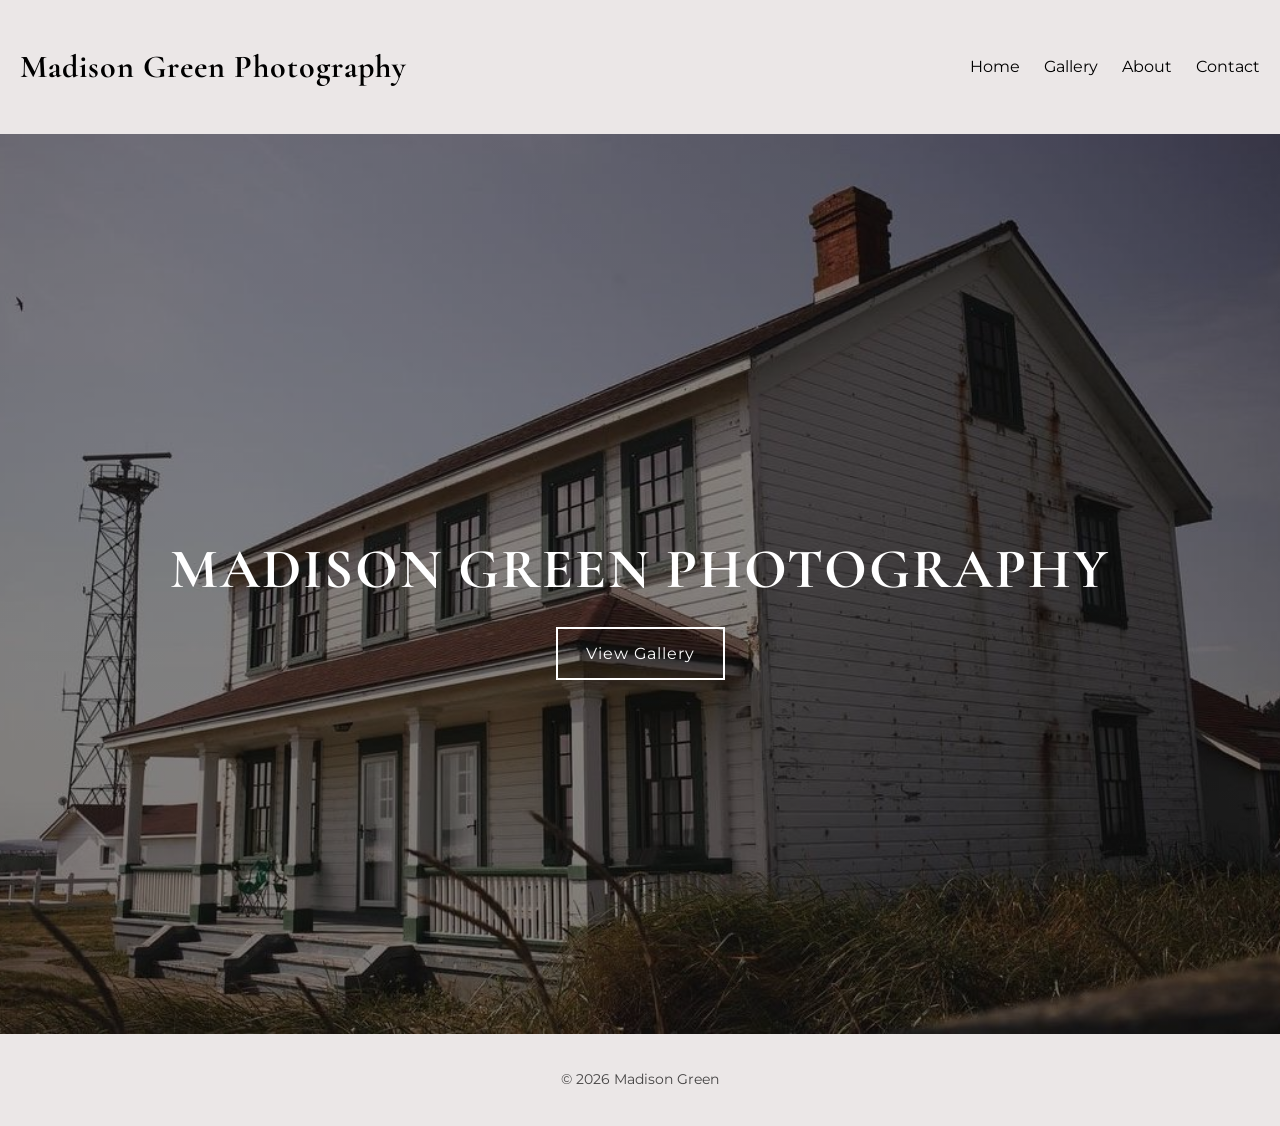
<file: index.html>
<!DOCTYPE html>
<html lang="en">

<head>
  <meta charset="UTF-8">
  <meta name="viewport" content="width=device-width, initial-scale=1.0">
  <title>Madison Green Photography</title>
  <!-- Google Fonts: Cormorant Garamond and Montserrat -->
  <link href="https://fonts.googleapis.com/css2?family=Cormorant+Garamond:wght@500;600;700&family=Montserrat:wght@400;500;600&display=swap" rel="stylesheet">
  <link rel="stylesheet" href="css/style.css">
</head>

<body>

  <header>
    <h1>Madison Green Photography</h1>
    <div class="menu-toggle">☰</div>
    <nav>
      <a href="index.html">Home</a>
      <a href="gallery.html">Gallery</a>
      <a href="about.html">About</a>
      <a href="contact.html">Contact</a>
    </nav>
  </header>

 <header class="hero">
  <div class="hero-overlay">
    <h1>Madison Green Photography</h1>
    <a href="gallery.html" class="hero-btn">View Gallery</a>
  </div>
</header>

  <footer>
    <p>© 2026 Madison Green</p>
  </footer>

  <script src="js/script.js"></script>
</body>

</html>
</file>
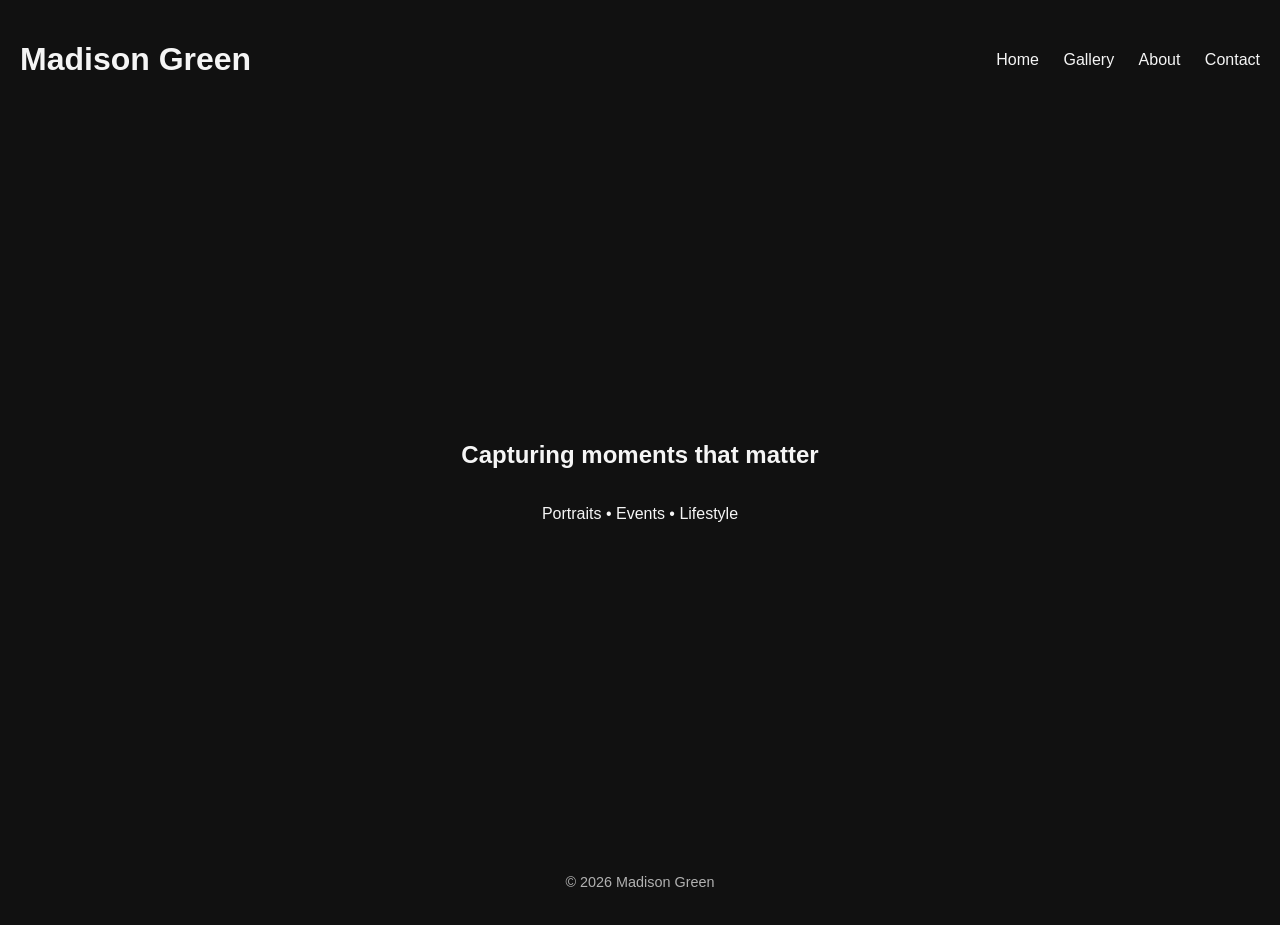
<file: madison-website/index.html>
<!DOCTYPE html>
<html lang="en">
<head>
  <meta charset="UTF-8">
  <meta name="viewport" content="width=device-width, initial-scale=1.0">
  <title>Madison Green Photography</title>
  <link rel="stylesheet" href="css/style.css">
</head>
<body>

  <header>
    <h1>Madison Green</h1>
    <nav>
      <a href="index.html">Home</a>
      <a href="gallery.html">Gallery</a>
      <a href="about.html">About</a>
      <a href="contact.html">Contact</a>
    </nav>
  </header>

  <section class="hero">
    <h2>Capturing moments that matter</h2>
    <p>Portraits • Events • Lifestyle</p>
  </section>

  <footer>
    <p>© 2026 Madison Green</p>
  </footer>

</body>
</html>
</file>
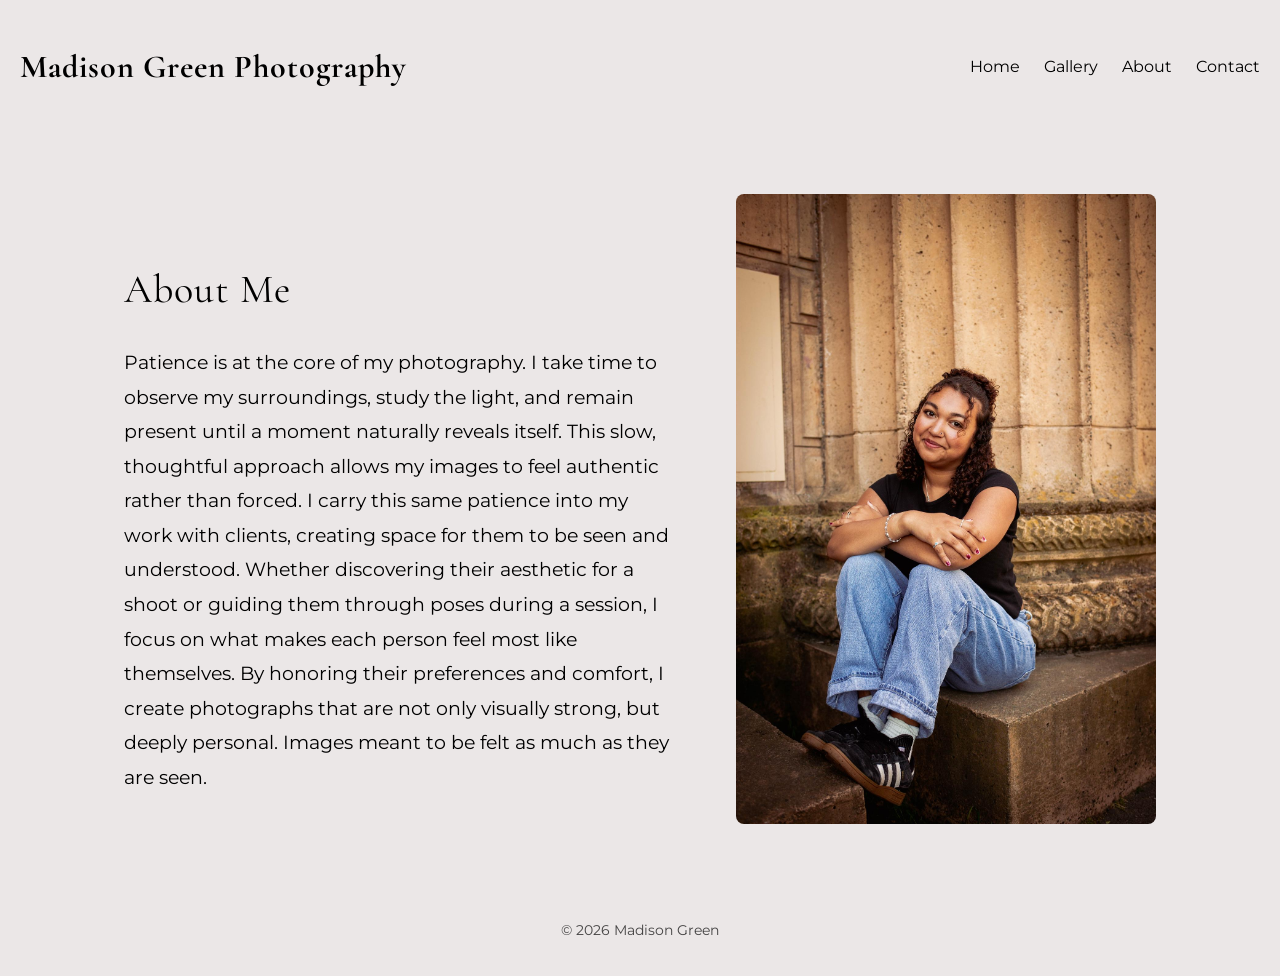
<file: about.html>
<!DOCTYPE html>
<html lang="en">

<head>
    <meta charset="UTF-8">
    <meta name="viewport" content="width=device-width, initial-scale=1.0">
    <title>About | Madison Green Photography</title>
    <!-- Google Fonts: Cormorant Garamond and Montserrat -->
    <link href="https://fonts.googleapis.com/css2?family=Cormorant+Garamond:wght@500;600;700&family=Montserrat:wght@400;500;600&display=swap" rel="stylesheet">
    <link rel="stylesheet" href="css/style.css">
</head>


<body>

    <header>
        <h1>Madison Green Photography</h1>
        <div class="menu-toggle">☰</div>
        <nav>
            <a href="index.html">Home</a>
            <a href="gallery.html">Gallery</a>
            <a href="about.html">About</a>
            <a href="contact.html">Contact</a>
        </nav>
    </header>

    <section class="about">
        <div class="about-text">
            <h2>About Me</h2>
            <p>Patience is at the core of my photography. I take time to observe my surroundings, study the light, and remain present until a moment naturally reveals itself. This slow, thoughtful approach allows my images to feel authentic rather than forced. I carry this same patience into my work with clients, creating space for them to be seen and understood. Whether discovering their aesthetic for a shoot or guiding them through poses during a session, I focus on what makes each person feel most like themselves. By honoring their preferences and comfort, I create photographs that are not only visually strong, but deeply personal. Images meant to be felt as much as they are seen.</p>
        </div>
        <div class = "about-image"> 
            <img src="images/about/Maddi.jpeg">
        </div>
    </section>

    <footer>
        <p>© 2026 Madison Green</p>
    </footer>

    <script src="js/script.js"></script>
</body>

</html>
</file>
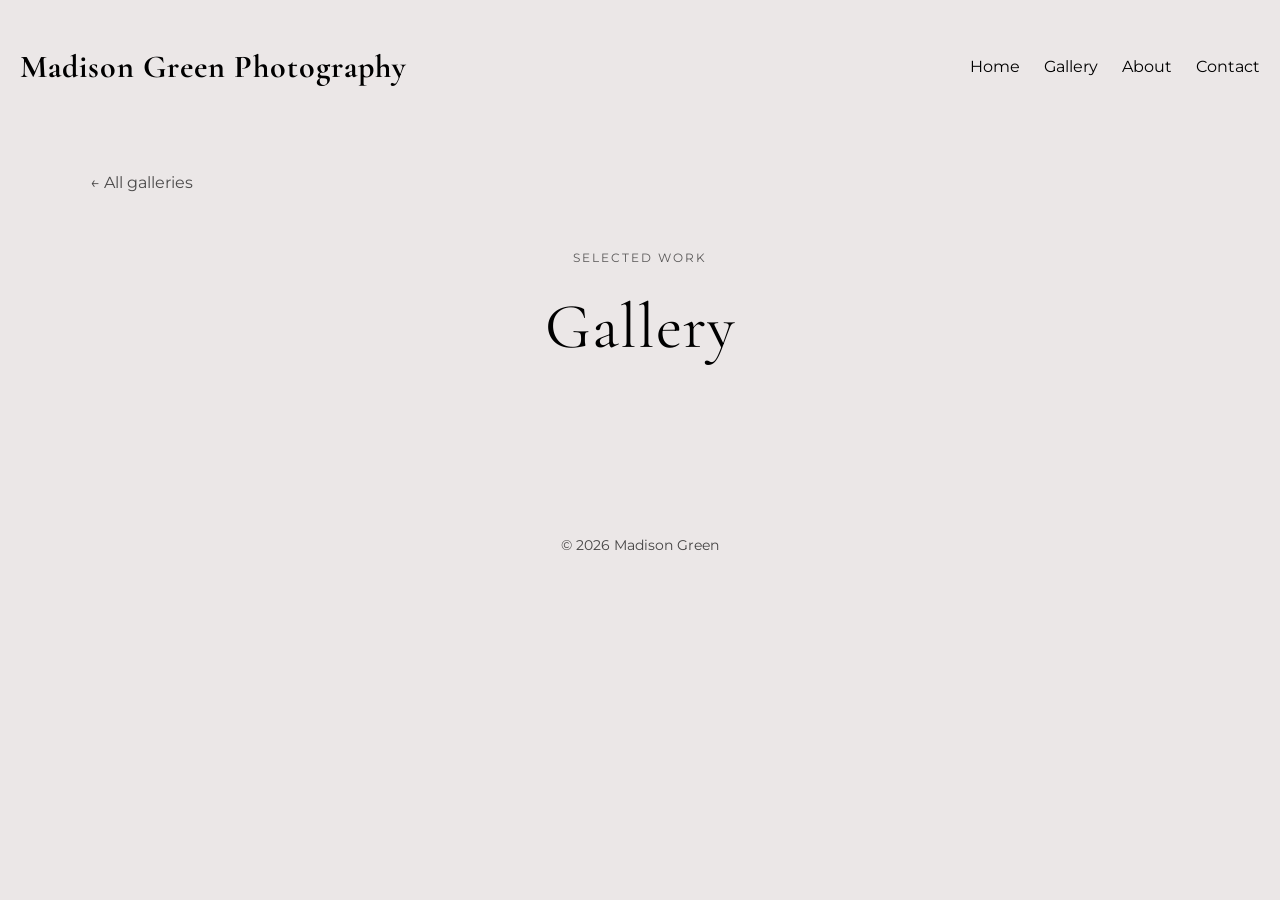
<file: category.html>
<!DOCTYPE html>
<html lang="en">

<head>
  <meta charset="UTF-8">
  <meta name="viewport" content="width=device-width, initial-scale=1.0">
  <title>Gallery | Madison Green Photography</title>
  <link href="https://fonts.googleapis.com/css2?family=Cormorant+Garamond:wght@500;600;700&family=Montserrat:wght@400;500;600&display=swap" rel="stylesheet">
  <link rel="stylesheet" href="css/style.css">
</head>

<body>
  <header>
    <h1>Madison Green Photography</h1>
    <div class="menu-toggle">☰</div>
    <nav>
      <a href="index.html">Home</a>
      <a href="gallery.html">Gallery</a>
      <a href="about.html">About</a>
      <a href="contact.html">Contact</a>
    </nav>
  </header>

  <main class="category-page">
    <a class="back-link" href="gallery.html">← All galleries</a>
    <section class="page-intro category-intro">
      <p class="eyebrow">Selected work</p>
      <h2 id="category-title">Gallery</h2>
      <p id="category-description"></p>
    </section>
    <section class="gallery category-gallery" id="category-gallery" aria-label="Photo gallery"></section>
  </main>

  <footer>
    <p>© 2026 Madison Green</p>
  </footer>

  <div id="lightbox" aria-label="Expanded photo" role="dialog">
    <img id="lightbox-img" alt="">
  </div>

  <script src="js/script.js"></script>
</body>

</html>
</file>
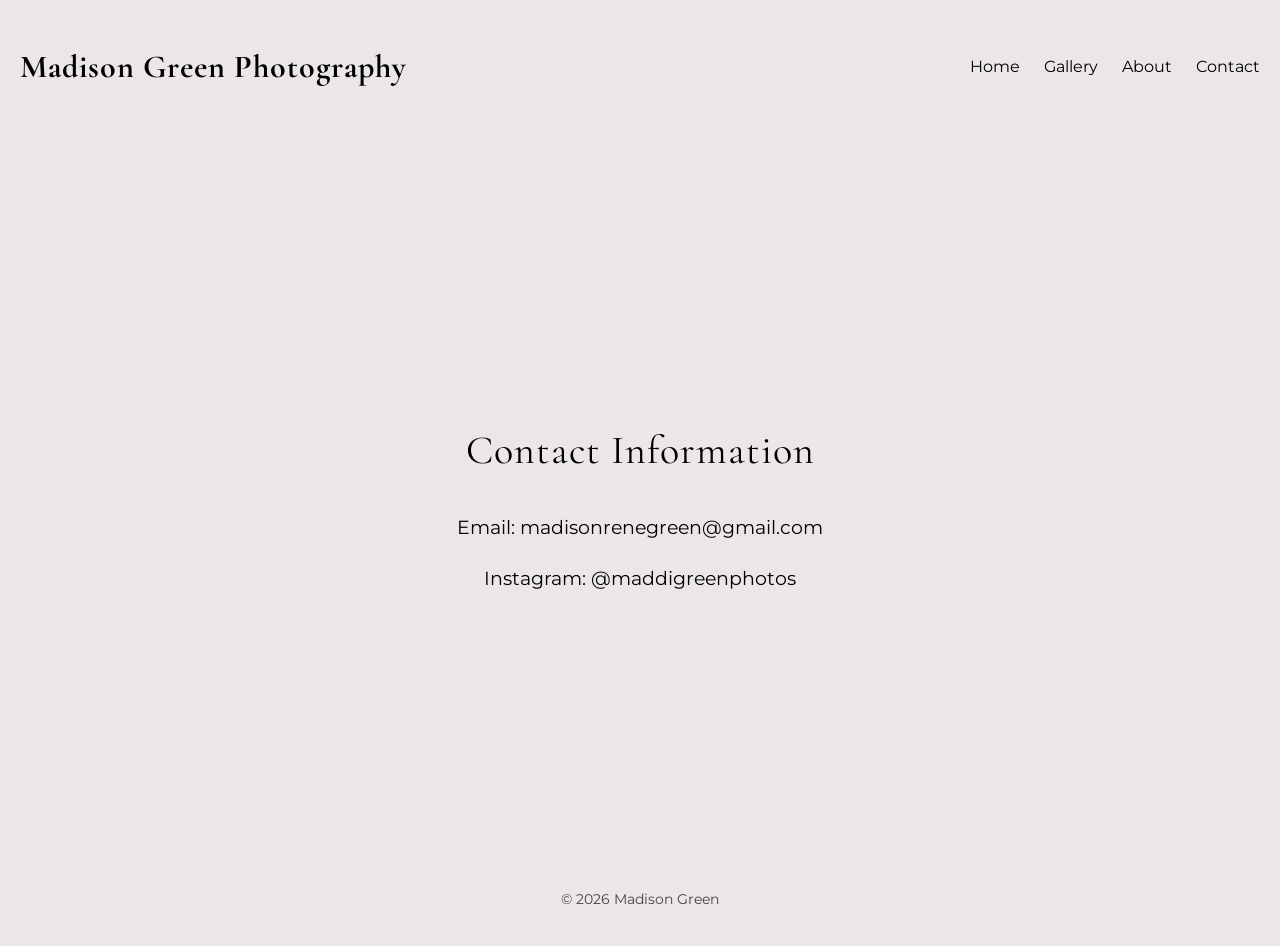
<file: contact.html>
<!DOCTYPE html>
<html lang="en">

<head>
    <meta charset="UTF-8">
    <meta name="viewport" content="width=device-width, initial-scale=1.0">
    <title>Contact | Madison Green Photography</title>
    <!-- Google Fonts: Cormorant Garamond and Montserrat -->
    <link href="https://fonts.googleapis.com/css2?family=Cormorant+Garamond:wght@500;600;700&family=Montserrat:wght@400;500;600&display=swap" rel="stylesheet">
    <link rel="stylesheet" href="css/style.css">
</head>


<body>

    <header>
        <h1>Madison Green Photography</h1>
        <div class="menu-toggle">☰</div>
        <nav>
            <a href="index.html">Home</a>
            <a href="gallery.html">Gallery</a>
            <a href="about.html">About</a>
            <a href="contact.html">Contact</a>
        </nav>
    </header>

    <section class="contact">
        <h2>Contact Information</h2>
        <p>Email: <a href="mailto:madisonrenegreen@gmail.com">madisonrenegreen@gmail.com</a></p>
        <p>Instagram: <a href="https://instagram.com/maddigreenphotos" target="_blank">@maddigreenphotos</a></p>
    </section>

    <footer>
        <p>© 2026 Madison Green</p>
    </footer>

    <script src="js/script.js"></script>
</body>

</html>
</file>
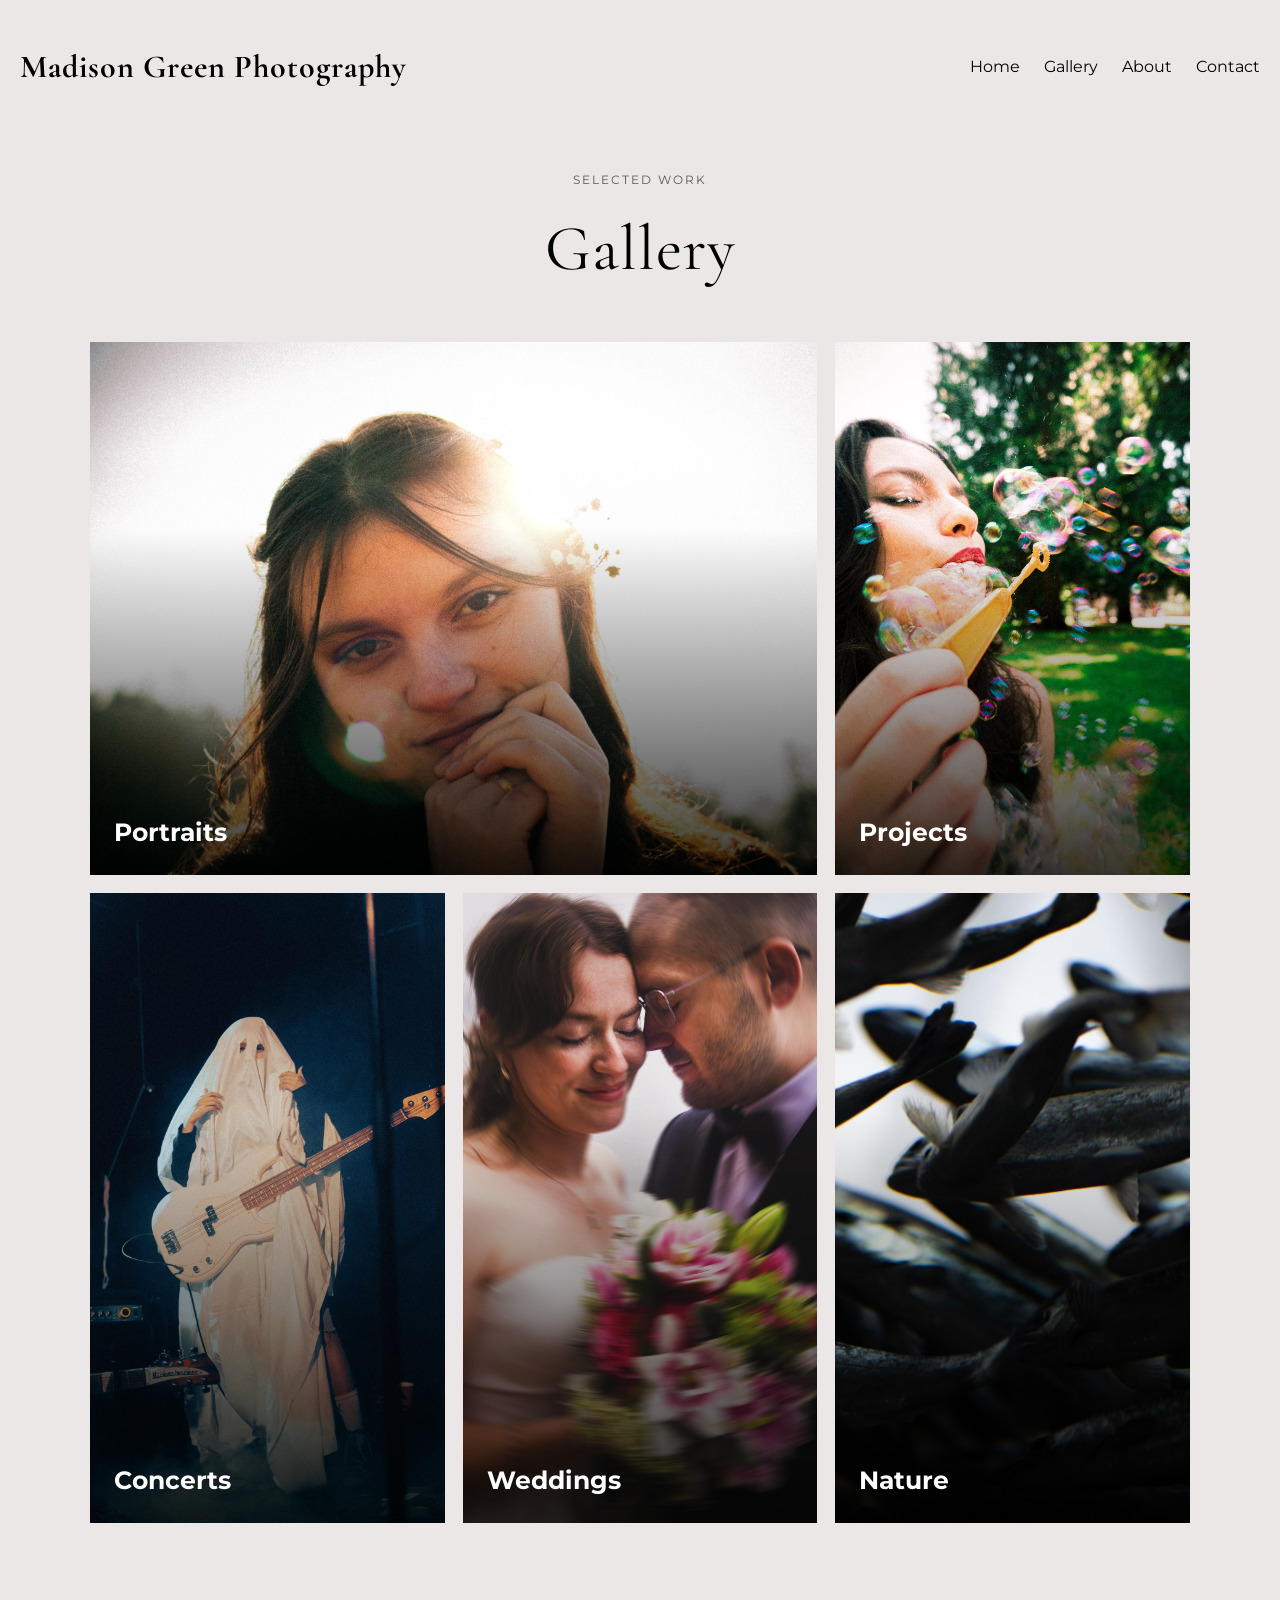
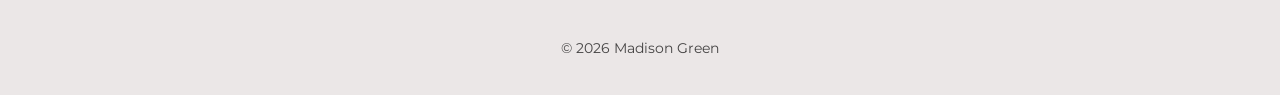
<file: gallery.html>
<!DOCTYPE html>
<html lang="en">

<head>
  <meta charset="UTF-8">
  <meta name="viewport" content="width=device-width, initial-scale=1.0">
  <title>Madison Green Photography</title>
  <!-- Google Fonts: Cormorant Garamond and Montserrat -->
  <link href="https://fonts.googleapis.com/css2?family=Cormorant+Garamond:wght@500;600;700&family=Montserrat:wght@400;500;600&display=swap" rel="stylesheet">
  <link rel="stylesheet" href="css/style.css">
</head>

<body>

  <header>
    <h1>Madison Green Photography</h1>
    <div class="menu-toggle">☰</div>
    <nav>
      <a href="index.html">Home</a>
      <a href="gallery.html">Gallery</a>
      <a href="about.html">About</a>
      <a href="contact.html">Contact</a>
    </nav>
  </header>

  <main class="gallery-page">
    <section class="page-intro">
      <p class="eyebrow">Selected work</p>
      <h2>Gallery</h2>
      <!-- <p>Browse stories by the kind of moments you want to remember.</p> -->
    </section>

    <section class="category-grid" aria-label="Photo categories">
      <a class="category-card category-card--wide" href="category.html?type=portraits">
        <img src="images/portraits/anna.jpg">
        <span class="category-card__label"><strong>Portraits</strong> <!--<small>People, naturally</small></span> -->
      </a>
      <a class="category-card" href="category.html?type=projects">
        <img src="images/projects/sFinal2.jpg">
        <span class="category-card__label"><strong>Projects</strong> <!--<small>Your next chapter</small></span> -->
      </a>
      <a class="category-card" href="category.html?type=concerts">
        <img src="images/concerts/ghost.JPG">
        <span class="category-card__label"><strong>Concerts</strong> <!-- <small>In the moment</small></span> -->
      </a>
      <a class="category-card" href="category.html?type=weddings">
        <img src="images/weddings/wedding3.jpeg">
        <span class="category-card__label"><strong>Weddings</strong> <!--<small>Capturing the magic of your special day</small></span> -->
      </a>
      <a class="category-card" href="category.html?type=nature">
        <img src="images/nature/fish.jpeg">
        <span class="category-card__label"><strong>Nature</strong> <!--<small>Put your best self forward</small></span> -->
      </a>
    </section>
  </main>

  <footer>
    <p>© 2026 Madison Green</p>
  </footer>

  <div id="lightbox">
    <img id="lightbox-img">
  </div>

  <script src="js/script.js"></script>

</body>

</html>
</file>
<file: css/style.css>
/* Base & Typography */

*,
*::before,
*::after {
  box-sizing: border-box;
}

html,
body {
  margin: 0;
  padding: 0;
  width: 100%;
  overflow-x: hidden; /* Prevents the offscreen mobile menu from creating a right-side bar */
  font-family: 'Montserrat', sans-serif;
  background-color: #ebe7e7;
  color: #000000;
  line-height: 1.6;
}

h1,
h2,
h3 {
  font-family: 'Cormorant Garamond', serif;
}

h1 {
  font-weight: 700;
  letter-spacing: 1px;
}

h2 {
  font-weight: 400;
  letter-spacing: 1px;
}



/* Header & Navigation */


header {
  padding: 20px;
  display: flex;
  justify-content: space-between;
  align-items: center;
}

.menu-toggle {
  display: none;
}

nav a {
  color: #000000;
  text-decoration: none;
  margin-left: 20px;
}

nav a:hover {
  text-decoration: underline;
}


/* Home Hero Section */

.hero {
  background-image: 
    linear-gradient(rgba(0, 0, 0, 0.45), rgba(0, 0, 0, 0.45)),
    url("../images/testing/House.jpeg");
  background-size: cover;
  background-position: center;
  background-repeat: no-repeat;
  min-height: 100vh;
  width: 100%;
  display: flex;
  align-items: center;
  justify-content: center;
  text-align: center;
}

.hero-overlay {
  color: #ffffff;
  padding: 20px;
}

.hero-overlay h1 {
  font-size: 3.5rem;
  letter-spacing: 2px;
  margin-bottom: 12px;
  text-transform: uppercase;
}

.hero-overlay p {
  font-size: 1.3rem;
  margin-bottom: 24px;
  opacity: 0.9;
}

.hero-btn {
  display: inline-block;
  padding: 12px 28px;
  color: #ffffff;
  border: 2px solid #ffffff;
  text-decoration: none;
  font-size: 1rem;
  letter-spacing: 1px;
  transition: background-color 0.3s ease, color 0.3s ease;
}

.hero-btn:hover {
  background-color: #ffffff;
  color: #111111;
}


/* Shared Page Layout & Intro Headers (Gallery & Category Pages) */

.gallery-page,
.category-page {
  max-width: 1180px;
  margin: 0 auto;
  padding: 36px 40px 80px;
}

.page-intro {
  max-width: 560px;
  margin: 0 auto 42px;
  text-align: center;
}

.eyebrow {
  margin: 0 0 8px;
  font-size: 0.78rem;
  letter-spacing: 2px;
  text-transform: uppercase;
  opacity: 0.62;
}

.page-intro h2 {
  margin: 0;
  font-size: clamp(2.2rem, 5vw, 4rem);
}

.page-intro > p:last-child {
  margin: 12px 0 0;
  font-size: 1.05rem;
  opacity: 0.76;
}


/* Gallery Overview Page (Category Cards Grid) */

.category-grid {
  display: grid;
  grid-template-columns: repeat(12, 1fr);
  gap: 18px;
}

.category-card {
  position: relative;
  grid-column: span 4;
  min-height: 330px;
  overflow: hidden;
  color: #fff;
  text-decoration: none;
  background: #333;
}

.category-card--wide {
  grid-column: span 8;
}

.category-card img {
  width: 100%;
  height: 100%;
  object-fit: cover;
  display: block;
  transition: transform 0.5s ease;
}

.category-card:hover img {
  transform: scale(1.05);
}

.category-card::after {
  content: "";
  position: absolute;
  inset: 35% 0 0;
  background: linear-gradient(transparent, rgba(0, 0, 0, 0.78));
}

.category-card__label {
  position: absolute;
  z-index: 1;
  left: 24px;
  bottom: 22px;
  display: flex;
  flex-direction: column;
}

.category-card__label strong {
  font-size: 1.55rem;
}

.category-card__label small {
  margin-top: 3px;
  opacity: 0.8;
}


/* Individual Category Gallery Pages (Photo Grid) */

.back-link {
  color: #000;
  text-decoration: none;
  opacity: 0.68;
}

.back-link:hover {
  opacity: 1;
}

.category-intro {
  margin-top: 52px;
}

.gallery {
  display: grid;
  grid-template-columns: repeat(3, 1fr);
  row-gap: 20px;
  column-gap: 10px; /* Reduced horizontal space between photos */
  max-width: 1200px;
  margin: 0 auto;
  padding: 20px;
}

.category-gallery {
  padding: 0;
}

.gallery-item {
  width: 100%;
  overflow: hidden;
  border-radius: 8px;
}

.gallery img,
.gallery-item img {
  width: 100%;
  height: 100%;
  aspect-ratio: 1 / 1;
  object-fit: cover;
  display: block;
  border-radius: 8px;
  cursor: pointer;
  transition: transform 0.3s ease, opacity 0.3s ease;
}

.gallery img:hover,
.gallery-item img:hover {
  transform: scale(1.05);
  opacity: 0.9;
}

/* Projects Category Page (Project Blocks & Artist Statements) */

.projects-container {
  display: flex;
  flex-direction: column;
  gap: 80px; /* Space between one project and the next */
}

.project-header {
  max-width: 720px;
  margin: 0 auto 32px;
  text-align: center;
}

.project-title {
  font-size: 2rem;
  font-weight: 600;
  margin: 0 0 12px;
  letter-spacing: 1px;
}

.project-statement {
  font-size: 1.05rem;
  line-height: 1.8;
  margin: 0;
  opacity: 0.82;
}


/* Lightbox Modal */

#lightbox {
  position: fixed;
  top: 0;
  left: 0;
  width: 100%;
  height: 100%;
  background: rgba(0, 0, 0, 0.8);
  display: none;
  justify-content: center;
  align-items: center;
  z-index: 1000;
}

#lightbox img {
  max-width: 90%;
  max-height: 90%;
  border-radius: 10px;
}


/* About Page */

.about {
  min-height: 75vh;
  max-width: 1080px;
  margin: 0 auto;
  display: flex;
  flex-direction: row;
  justify-content: center;
  align-items: center;
  gap: 60px;
  padding: 60px 24px;
}

.about-image {
  flex: 1;
  max-width: 420px;
}

.about-image img {
  width: 100%;
  height: auto;
  border-radius: 8px;
  display: block;
  object-fit: cover;
}

.about-text {
  flex: 1.2;
  text-align: left;
}

.about h2 {
  font-size: 2.5rem;
  margin-bottom: 24px;
}

.about p {
  font-size: 1.2rem;
  line-height: 1.8;
  max-width: 720px;
  margin: 0 auto;
}

.about a {
  color: #000000;
  text-decoration: none;
}

.about a:hover {
  text-decoration: underline;
}


/* Contact Page */

.contact {
  min-height: 80vh;
  display: flex;
  flex-direction: column;
  justify-content: center;
  align-items: center;
  text-align: center;
  padding: 40px;
}

.contact h2 {
  font-size: 2.5rem;
  margin-bottom: 20px;
}

.contact p {
  font-size: 1.2rem;
  margin: 10px 0;
}

.contact a {
  color: #000000;
  text-decoration: none;
}

.contact a:hover {
  text-decoration: underline;
}


/* Footer */

footer {
  text-align: center;
  padding: 20px;
  font-size: 0.9em;
  opacity: 0.7;
}


/* Mobile Responsive Styles */

@media screen and (max-width: 600px) {
  header {
    flex-direction: row;
    justify-content: space-between;
    align-items: center;
    padding: 15px 20px;
  }

  h1 {
    font-size: 1.35rem;
  }

  .menu-toggle {
    display: block;
    font-size: 1.8rem;
    cursor: pointer;
  }

  nav {
    position: fixed;
    top: 0;
    right: -250px; /* Fully hidden offscreen */
    width: 220px;
    height: 100vh;
    background-color: #ebe7e7;
    display: flex;
    flex-direction: column;
    padding: 60px 24px 20px;
    transition: right 0.3s ease;
    z-index: 1000;
    box-shadow: -4px 0 15px rgba(0, 0, 0, 0.08);
  }

  nav.show {
    right: 0;
  }

  nav a {
    margin: 15px 0;
    margin-left: 0;
    font-size: 1.2rem;
    color: #000;
    text-decoration: none;
  }

  /* Prevent hero text from overflowing or touching edges on small phones */
  .hero-overlay {
    padding: 20px 24px;
  }

  .hero-overlay h1 {
    font-size: 2.2rem;
  }

  .hero-overlay p {
    font-size: 1.1rem;
  }

  /* Add side padding so page content & text never touch the screen edges */
  .gallery-page,
  .category-page {
    padding: 24px 24px 56px;
  }

  .page-intro,
  .project-header {
    padding: 0 8px;
  }

  .category-grid {
    display: flex;
    flex-direction: column;
  }

  .category-card,
  .category-card--wide {
    min-height: 260px;
  }

  .gallery {
    grid-template-columns: 1fr;
    padding: 0;
  }

  /* Stack About section and keep text away from the edges */
  .about {
    flex-direction: column;
    gap: 32px;
    padding: 40px 28px;
  }

  .about-image {
    max-width: 100%;
  }

  .about-text {
    text-align: center;
  }

  .about p,
  .contact p {
    font-size: 1.05rem;
    overflow-wrap: break-word;
  }

  .contact {
    padding: 40px 28px;
  }
}
</file>
<file: madison-website/css/style.css>
body {
  margin: 0;
  font-family: Arial, sans-serif;
  background-color: #111;
  color: #f5f5f5;
}

header {
  padding: 20px;
  display: flex;
  justify-content: space-between;
  align-items: center;
}

nav a {
  color: #f5f5f5;
  text-decoration: none;
  margin-left: 20px;
}

nav a:hover {
  text-decoration: underline;
}

.hero {
  height: 80vh;
  display: flex;
  flex-direction: column;
  justify-content: center;
  align-items: center;
  text-align: center;
}

footer {
  text-align: center;
  padding: 20px;
  font-size: 0.9em;
  opacity: 0.7;
}


.gallery {
  display: grid;
  grid-template-columns: repeat(auto-fit, minmax(250px, 1fr));
  gap: 10px;
  padding: 20px;
}

.gallery img {
  width: 100%;
  height: auto;
}
</file>
